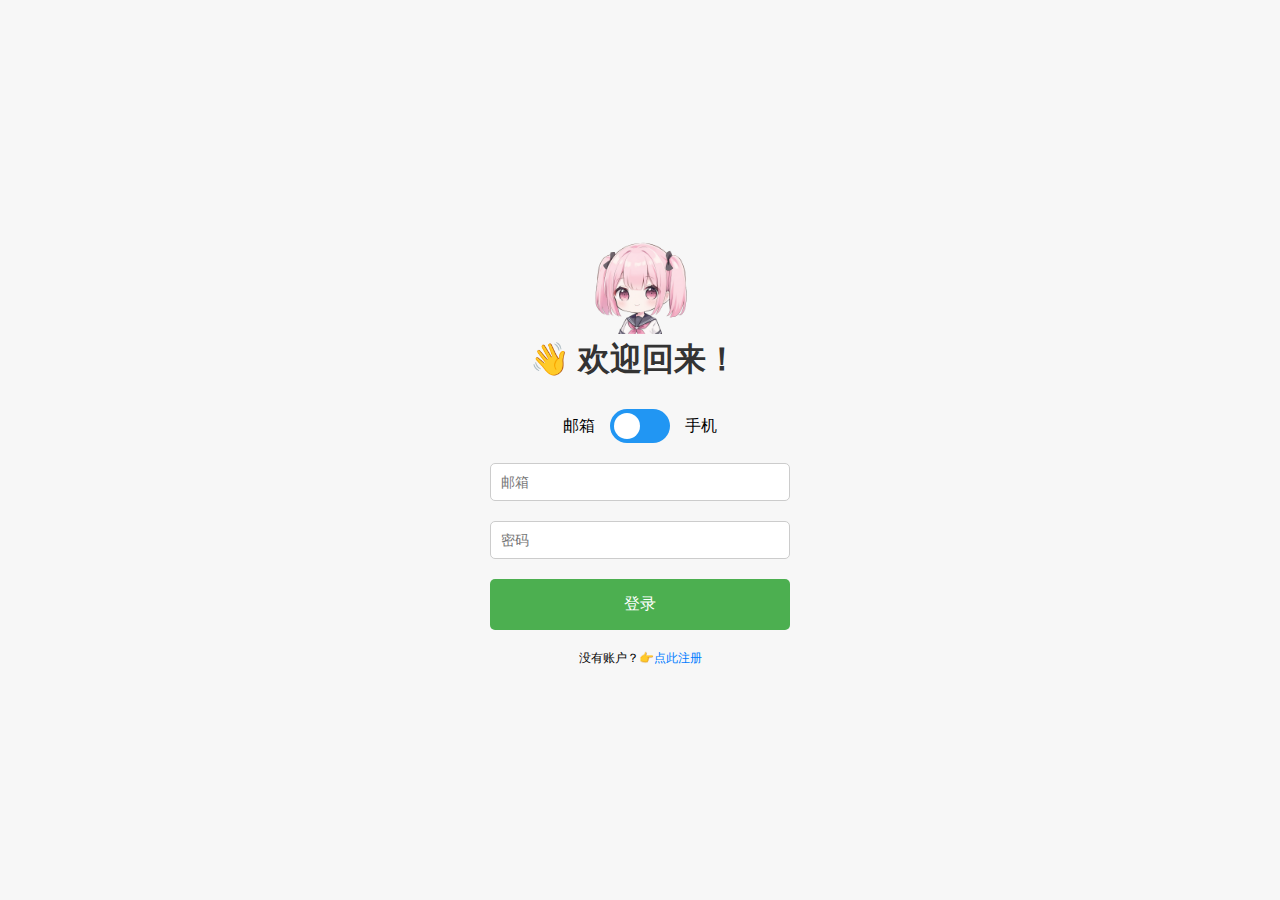
<file: login.html>
<!DOCTYPE html>
<html lang="zh">

<head>
  <meta charset="UTF-8">
  <meta name="viewport" content="width=device-width, initial-scale=1.0">
  <title>登录</title>
  <link rel="stylesheet" href="css/usercontrol.css">
  <link rel="icon" href="image/blog.ico" type="image/x-icon">
  <link rel="shortcut icon" href="image/blog.ico" type="image/x-icon">
</head>

<body>
  <div class="login-container">
    <header>
      <img src="image/logo.png" alt="网站图标" class="logo">
    </header>
    <main>
      <h1>👋 欢迎回来！</h1>
      <div class="login-toggle">
        <span id="emailLabel" class="toggle-label">邮箱</span>
        <label class="switch">
          <input type="checkbox" id="loginMethod">
          <span class="slider round"></span>
        </label>
        <span id="phoneLabel" class="toggle-label">手机</span>
      </div>
      <form id="loginForm">
        <input type="text" id="loginInput" name="login" placeholder="邮箱" required>
        <input type="password" id="password" name="password" placeholder="密码" required>
        <button type="submit" id="loginBtn">登录</button>
        <p class="register-prompt">没有账户？👉<a href="register.html">点此注册</a></p>
      </form>
    </main>
  </div>
  <script src="javascript/login.js"></script>
</body>

</html>
</file>
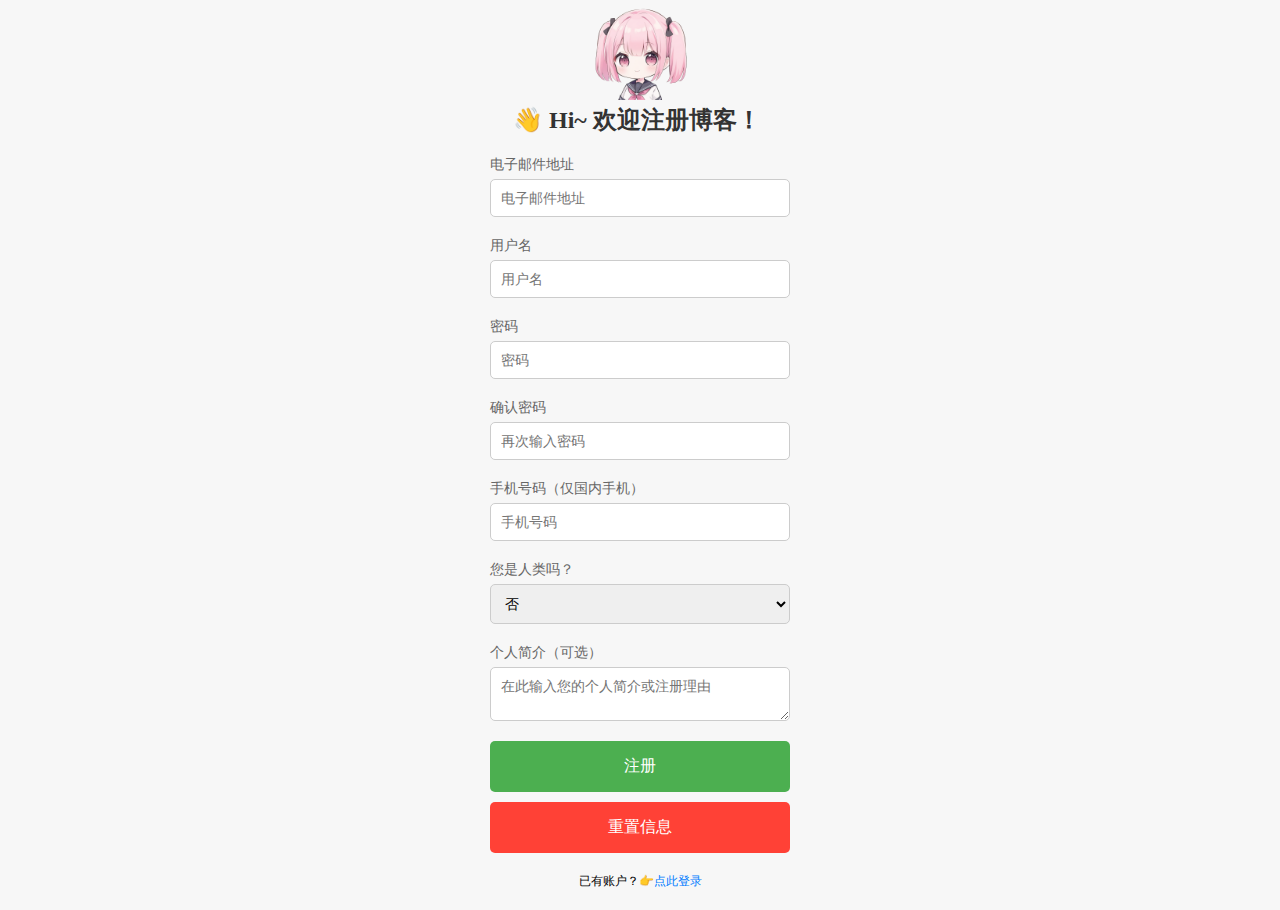
<file: register.html>
<!DOCTYPE html>
<html lang="zh">

<head>
  <meta charset="UTF-8">
  <meta name="viewport" content="width=device-width, initial-scale=1.0">
  <title>注册</title>
  <link rel="stylesheet" href="css/usercontrol.css">
  <link rel="icon" href="image/blog.ico" type="image/x-icon">
  <link rel="shortcut icon" href="image/blog.ico" type="image/x-icon">
</head>

<body>
  <div class="register-container">
    <header>
      <img src="image/logo.png" alt="网站图标" class="logo">
    </header>
    <main>
      <h2>👋 Hi~ 欢迎注册博客！</h2>
      <form id="registerForm">
        <label for="email">电子邮件地址</label>
        <input list="emailList" id="email" name="email" placeholder="电子邮件地址" required>
        <!-- 将邮件框加入datalist，文档的要求罢了 -->
        <datalist id="emailList">
          <option value="@qq.com">
          <option value="@126.com">
          <option value="@163.com">
          <option value="@gmail.com">
          <option value="@yahoo.com">
          <option value="@outlook.com">
        </datalist>
        <label for="username">用户名</label>
        <input type="text" id="username" name="username" placeholder="用户名" required>
        <label for="password">密码</label>
        <input type="password" id="password" name="password" placeholder="密码" required>
        <label for="confirm-password">确认密码</label>
        <input type="password" id="confirm-password" name="confirm-password" placeholder="再次输入密码" required>
        <label for="phone">手机号码（仅国内手机）</label>
        <input type="tel" id="phone" name="phone" placeholder="手机号码" required>
        <!-- 下面是后来才加进来的，自评文档的要求罢了QAQ -->
        <label for="humanCheck">您是人类吗？</label>
        <select id="humanCheck" name="humanCheck" required>
        <option value="no" selected>否</option>
        <option value="yes">是</option>
        </select>
        <!-- 哈哈，个人简介？反正没个人页面所以不保存了，文档要求有输入框罢了（￣へ￣） -->
        <label for="bio">个人简介（可选）</label>
        <textarea id="bio" name="bio" placeholder="在此输入您的个人简介或注册理由" rows="2"></textarea>
        <!-- 使用keygen生成公钥，https://www.w3school.com.cn/tags/tag_keygen.asp，嗯……有一说一，好像写的不对？总之文档的要求罢了 -->
        <keygen name="security" />
        <button type="submit" id="registerBtn">注册</button>
        <button type="button" class="reset-button">重置信息</button>
        <p class="login-prompt">已有账户？<a href="login.html">👉点此登录</a></p>
      </form>
    </main>
  </div>
  <script src="javascript/register.js"></script>
</body>

</html>
</file>
<file: css/usercontrol.css>
body, h1, h2, h3, p, label, input, button, select, textarea {
  margin: 0;
  padding: 0;
}

/* ע����� */
.register-container {
  display: flex;
  flex-direction: column;
  align-items: center;
  justify-content: center;
  background-color: #f7f7f7;
  padding-bottom: 20px;
}

.logo {
  max-width: 100px;
  margin-bottom: 30px auto;
}

h2 {
  color: #333;
  margin-bottom: 20px;
  margin-left: 23px;
}

form {
  display: flex;
  flex-direction: column;
  width: 300px;
}

label {
  color: #666;
  font-size: 14px;
  margin-bottom: 5px;
}

input, select, textarea {
  font-size: 14px;
  padding: 10px;
  margin-bottom: 20px;
  border: 1px solid #ccc;
  border-radius: 5px;
  outline: none;
}

textarea {
  resize: vertical; /* ������ֱ������С */
  min-height: 20px; /* ��С�߶� */
}

#registerBtn, .reset-button {
  font-size: 16px;
  padding: 15px 20px;
  border: none;
  border-radius: 5px;
  cursor: pointer;
  transition: background-color 0.3s ease;
}

#registerBtn {
  background-color: #4CAF50;
  color: white;
  display: block;
  width: 100%;
  box-sizing: border-box;
}

.reset-button {
  background-color: #FF4136;
  color: white;
  margin-top: 10px;
}

#registerBtn:hover {
  background-color: #45a049;
}

.reset-button:hover {
  background-color: #e82c0c;
}

.register-prompt {
  font-size: 12px;
  text-align: center;
  margin-top: 20px;
}

.register-prompt a {
  color: #007BFF;
  text-decoration: none;
}

.register-prompt a:hover {
  color: #0056b3;
}

/* ��¼��� */
.login-container {
  display: flex;
  flex-direction: column;
  align-items: center;
  justify-content: center;
  height: 100vh;
  background-color: #f7f7f7;
}

h1 {
  color: #333;
  margin-bottom: 27px;
  margin-left: 40px;
}

/* ������ʽ */
/* �ο����ף�https://www.w3schools.com/howto/howto_css_switch.asp */
.switch {
  position: relative;
  display: inline-block;
  width: 60px; /* ���� */
  height: 34px; /* �߶� */
  margin: 0 10px; /* ��������ı߾� */
  margin-bottom: 20px;  /* �ײ��߾� */
}

.switch input {
  opacity: 0;
  width: 0;
  height: 0;
}

.slider {
  position: absolute;
  cursor: pointer;
  top: 0;
  left: 0;
  right: 0;
  bottom: 0;
  background-color: #2196F3;
  transition: .4s;
}

.slider:before {
  position: absolute;
  content: "";
  height: 26px;
  width: 26px;
  left: 4px;
  bottom: 4px;
  background-color: white;
  transition: .4s;
}

input:checked + .slider {
  background-color: #45a049;
}

input:focus + .slider {
  box-shadow: 0 0 1px #45a049;
}

input:checked + .slider:before {
  transform: translateX(26px);
}

.slider.round {
  border-radius: 34px;
}

.slider.round:before {
  border-radius: 50%;
}

/* ��ǩ��ʽ */
.toggle-label {
  font-size: 16px;
  line-height: 34px; /* �뿪�ظ߶���ͬ��ȷ����ֱ���� */
  margin-bottom: 20px;  /* �ײ��߾� */
}

#emailLabel {
  margin-right: 5px;
  float: left;
}

#phoneLabel {
  margin-left: 5px;
  float: right;
}

/* ��¼�л����� */
.login-toggle {
  display: flex;
  align-items: center;
  justify-content: center;
}

#loginBtn {
  background-color: #4CAF50; /* ��ɫ���� */
  color: white; /* ��ɫ���� */
  font-size: 16px;
  padding: 15px 20px;
  border: none;
  border-radius: 5px;
  cursor: pointer;
  display: block;
  width: 100%;
  box-sizing: border-box;
  transition: background-color 0.3s ease;
}

#loginBtn:hover {
  background-color: #45a049; /* �����ͣʱ����ɫ�仯 */
}

.login-prompt {
  font-size: 12px;
  text-align: center;
  margin-top: 20px;
}

.login-prompt a {
  color: #007BFF;
  text-decoration: none;
}
.login-prompt a:hover {
  color: #0056b3;
}
</file>
